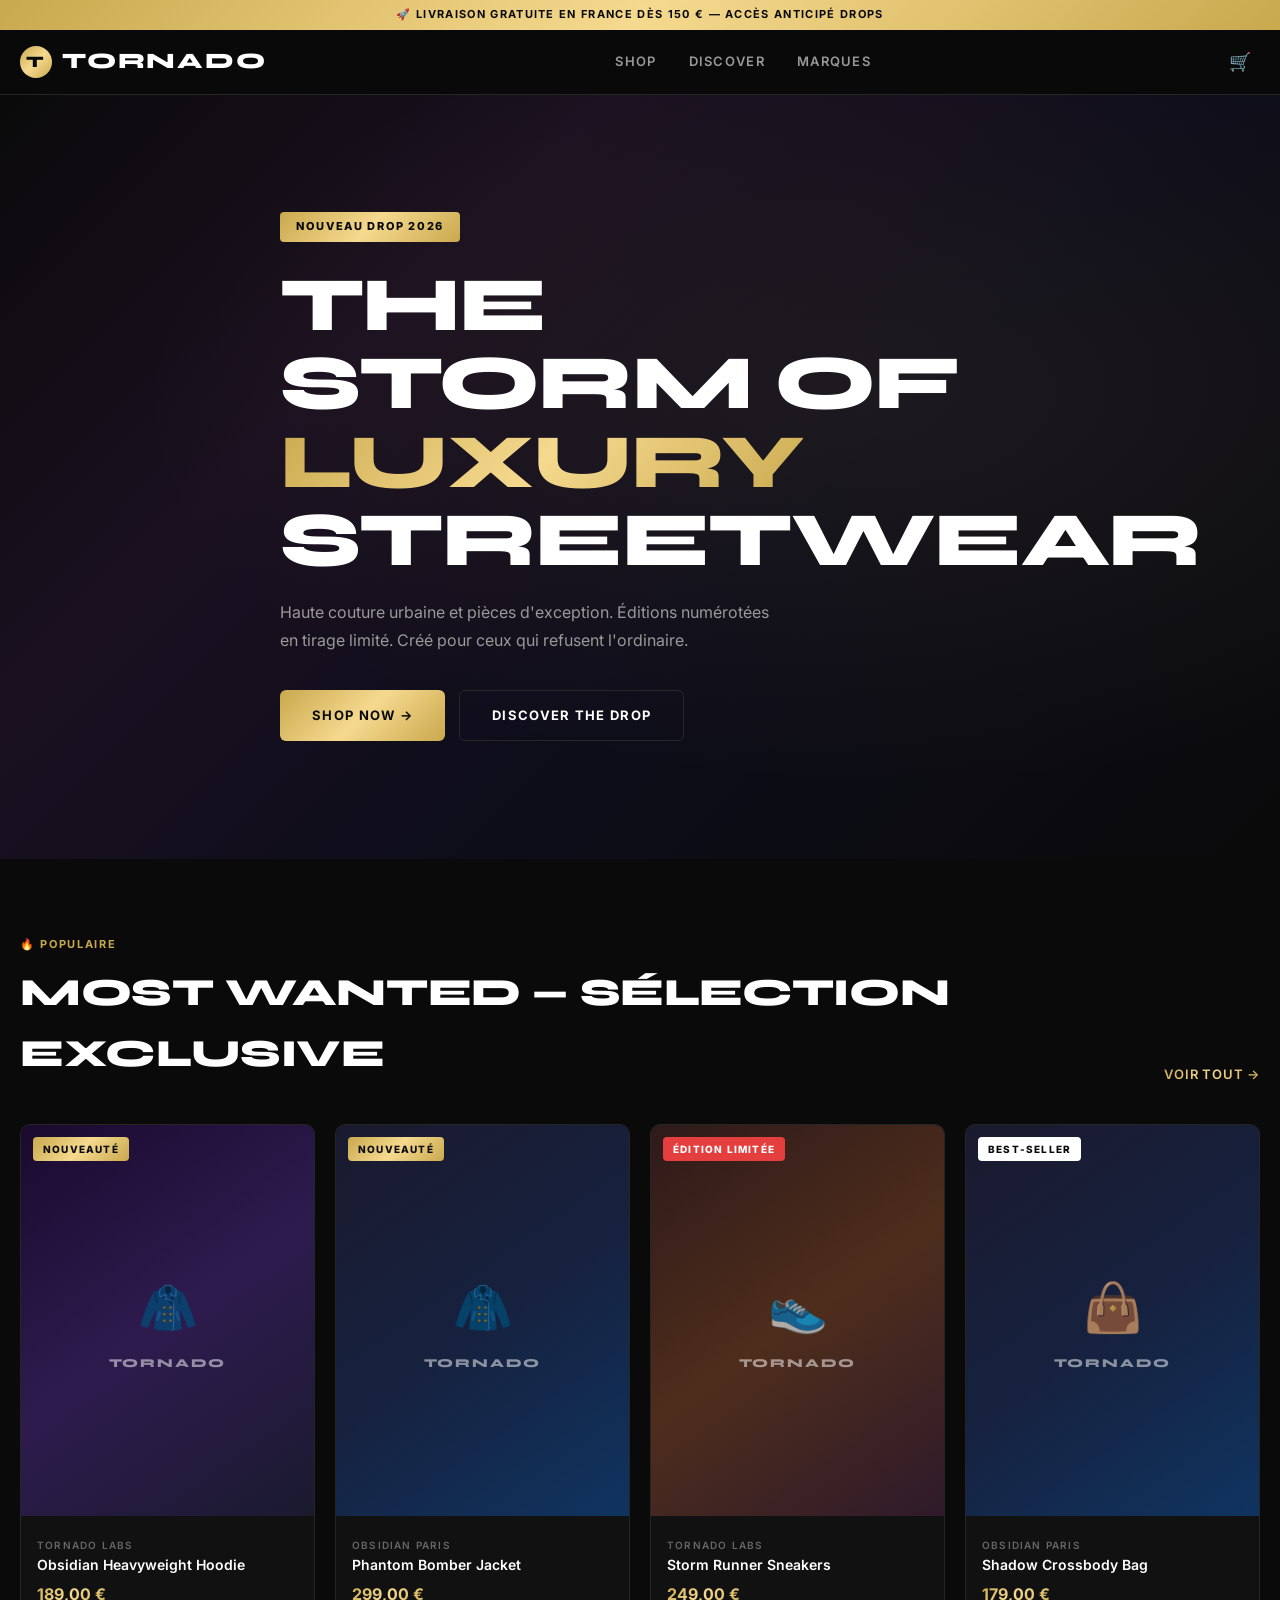
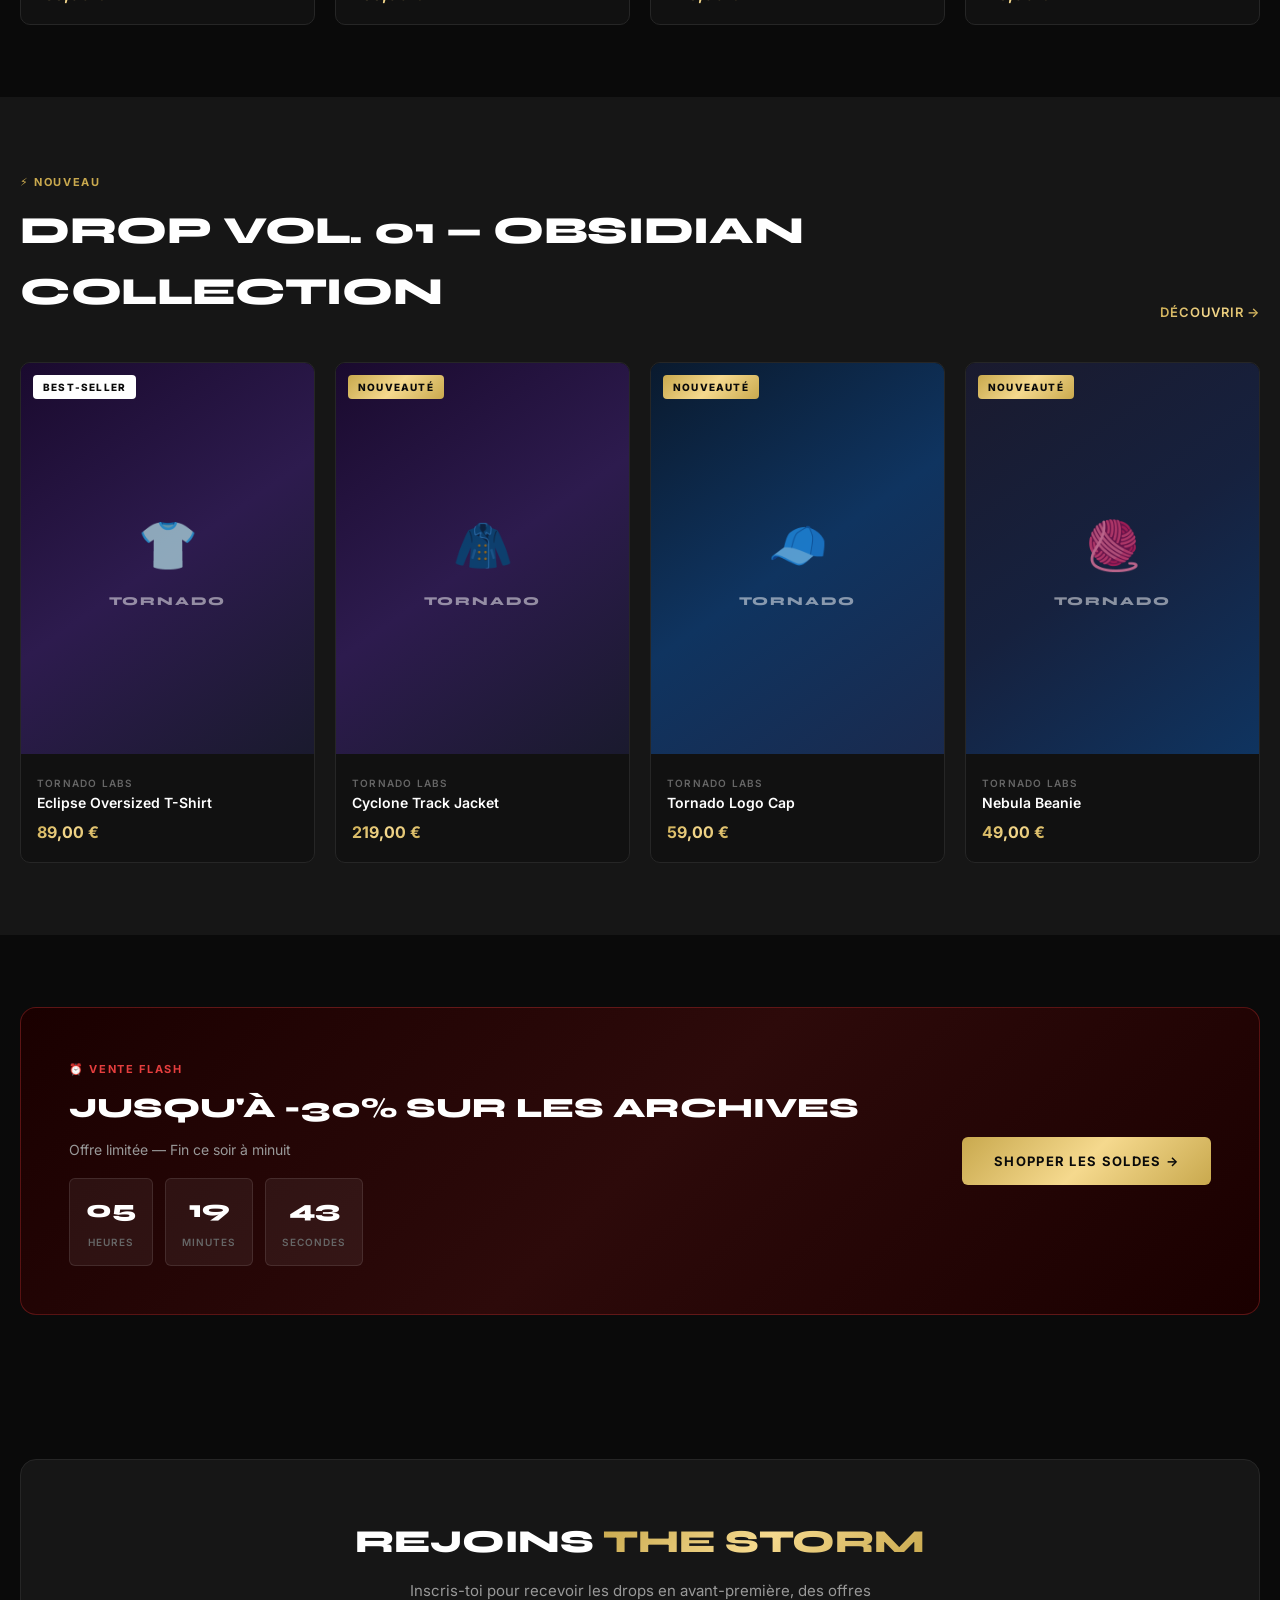
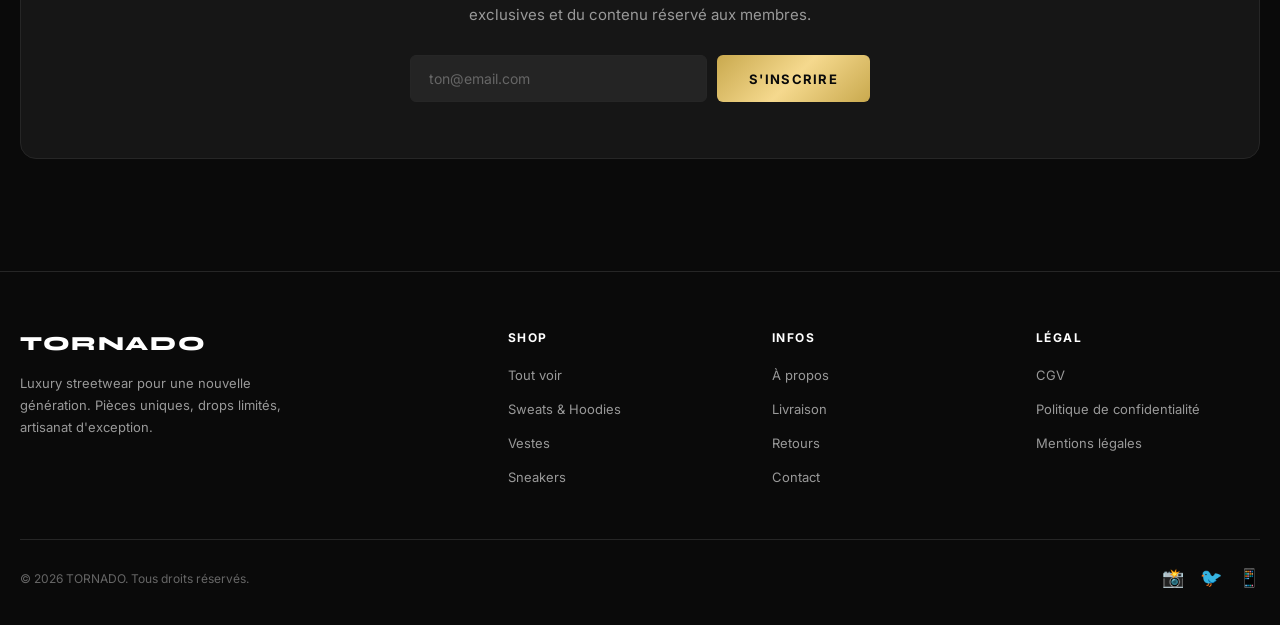
<file: index.html>
<!DOCTYPE html>
<html lang="fr">
<head>
  <meta charset="UTF-8">
  <meta name="viewport" content="width=device-width, initial-scale=1.0">
  <meta name="description" content="TORNADO — Haute couture urbaine et pièces d'exception. Éditions numérotées en tirage limité.">
  <title>TORNADO — Luxury Streetwear</title>
  <link rel="stylesheet" href="style.css">
  <link rel="icon" href="data:image/svg+xml,<svg xmlns='http://www.w3.org/2000/svg' viewBox='0 0 32 32'><circle cx='16' cy='16' r='15' fill='%23C9A94E'/><text x='16' y='22' text-anchor='middle' font-size='18' font-weight='bold' fill='%230A0A0A'>T</text></svg>">
</head>
<body>

  <!-- ========== HEADER ========== -->
  <header class="header">
    <div class="header__announce">
      🚀 LIVRAISON GRATUITE EN FRANCE DÈS 150 € — ACCÈS ANTICIPÉ DROPS
    </div>
    <div class="header__main container">
      <button class="header__burger" onclick="openMobileMenu()" aria-label="Menu">☰</button>
      <a href="index.html" class="header__logo">
        <span class="header__logo-icon">T</span>
        <span>TORNADO</span>
      </a>
      <nav class="header__nav">
        <a href="collection.html">SHOP</a>
        <a href="collection.html">DISCOVER</a>
        <a href="collection.html">MARQUES</a>
      </nav>
      <div class="header__actions">
        <button class="header__action-btn" data-cart-toggle aria-label="Panier">
          🛒
          <span class="header__cart-count">0</span>
        </button>
      </div>
    </div>
  </header>

  <!-- ========== HERO ========== -->
  <section class="hero">
    <div class="hero__bg"></div>
    <div class="hero__content container">
      <span class="hero__badge">NOUVEAU DROP 2026</span>
      <h1 class="hero__title">
        <span>THE STORM OF</span>
        <span><span class="gold-text">LUXURY</span> STREETWEAR</span>
      </h1>
      <p class="hero__sub">Haute couture urbaine et pièces d'exception. Éditions numérotées en tirage limité. Créé pour ceux qui refusent l'ordinaire.</p>
      <div class="hero__actions">
        <a href="collection.html" class="btn btn-primary">SHOP NOW →</a>
        <a href="collection.html" class="btn btn-secondary">DISCOVER THE DROP</a>
      </div>
    </div>
  </section>

  <!-- ========== MOST WANTED ========== -->
  <section class="section">
    <div class="container">
      <div class="section__header">
        <div>
          <span class="section__badge">🔥 POPULAIRE</span>
          <h2 class="section__title">MOST WANTED — SÉLECTION EXCLUSIVE</h2>
        </div>
        <a href="collection.html" class="section__link gold-text">VOIR TOUT →</a>
      </div>
      <div class="product-grid grid-most-wanted"></div>
    </div>
  </section>

  <!-- ========== NEW DROPS ========== -->
  <section class="section" style="background: var(--bg-surface);">
    <div class="container">
      <div class="section__header">
        <div>
          <span class="section__badge">⚡ NOUVEAU</span>
          <h2 class="section__title">DROP VOL. 01 — OBSIDIAN COLLECTION</h2>
        </div>
        <a href="collection.html" class="section__link gold-text">DÉCOUVRIR →</a>
      </div>
      <div class="product-grid grid-new-drops"></div>
    </div>
  </section>

  <!-- ========== FLASH SALE ========== -->
  <section class="section">
    <div class="container">
      <div class="flash-banner">
        <div class="flash-banner__info">
          <span class="section__badge" style="color: var(--red-sale);">⏰ VENTE FLASH</span>
          <h3>JUSQU'À -30% SUR LES ARCHIVES</h3>
          <p style="color: var(--text-secondary); font-size: 14px; margin-top: 8px;">Offre limitée — Fin ce soir à minuit</p>
          <div class="flash-banner__timer flash-timer">
            <div class="flash-banner__timer-block">
              <span class="flash-banner__timer-num" data-h>00</span>
              <span class="flash-banner__timer-label">Heures</span>
            </div>
            <div class="flash-banner__timer-block">
              <span class="flash-banner__timer-num" data-m>00</span>
              <span class="flash-banner__timer-label">Minutes</span>
            </div>
            <div class="flash-banner__timer-block">
              <span class="flash-banner__timer-num" data-s>00</span>
              <span class="flash-banner__timer-label">Secondes</span>
            </div>
          </div>
        </div>
        <a href="collection.html" class="btn btn-primary">SHOPPER LES SOLDES →</a>
      </div>
    </div>
  </section>

  <!-- ========== NEWSLETTER ========== -->
  <section class="section">
    <div class="container">
      <div class="newsletter">
        <h2 class="newsletter__title">REJOINS <span class="gold-text">THE STORM</span></h2>
        <p class="newsletter__sub">Inscris-toi pour recevoir les drops en avant-première, des offres exclusives et du contenu réservé aux membres.</p>
        <form class="newsletter__form" onsubmit="event.preventDefault(); showToast('Inscription confirmée ! Bienvenue dans The Storm 🌪️')">
          <input type="email" class="newsletter__input" placeholder="ton@email.com" required>
          <button type="submit" class="btn btn-primary">S'INSCRIRE</button>
        </form>
      </div>
    </div>
  </section>

  <!-- ========== FOOTER ========== -->
  <footer class="footer">
    <div class="container">
      <div class="footer__grid">
        <div>
          <div class="footer__brand-name">TORNADO</div>
          <p class="footer__brand-desc">Luxury streetwear pour une nouvelle génération. Pièces uniques, drops limités, artisanat d'exception.</p>
        </div>
        <div class="footer__col">
          <h4 class="footer__col-title">Shop</h4>
          <ul>
            <li><a href="collection.html">Tout voir</a></li>
            <li><a href="collection.html">Sweats & Hoodies</a></li>
            <li><a href="collection.html">Vestes</a></li>
            <li><a href="collection.html">Sneakers</a></li>
          </ul>
        </div>
        <div class="footer__col">
          <h4 class="footer__col-title">Infos</h4>
          <ul>
            <li><a href="#">À propos</a></li>
            <li><a href="#">Livraison</a></li>
            <li><a href="#">Retours</a></li>
            <li><a href="#">Contact</a></li>
          </ul>
        </div>
        <div class="footer__col">
          <h4 class="footer__col-title">Légal</h4>
          <ul>
            <li><a href="#">CGV</a></li>
            <li><a href="#">Politique de confidentialité</a></li>
            <li><a href="#">Mentions légales</a></li>
          </ul>
        </div>
      </div>
      <div class="footer__bottom">
        <span>© 2026 TORNADO. Tous droits réservés.</span>
        <div class="footer__socials">
          <a href="#">📸</a>
          <a href="#">🐦</a>
          <a href="#">📱</a>
        </div>
      </div>
    </div>
  </footer>

  <!-- ========== CART DRAWER ========== -->
  <div class="cart-overlay" onclick="closeCartDrawer()"></div>
  <aside class="cart-drawer">
    <div class="cart-drawer__header">
      <h3 class="cart-drawer__title">🛒 Mon Panier</h3>
      <button class="cart-drawer__close" onclick="closeCartDrawer()">✕</button>
    </div>
    <div class="cart-drawer__body">
      <div class="cart-drawer__empty">
        <div class="cart-drawer__empty-icon">🛒</div>
        <p>Votre panier est vide</p>
      </div>
    </div>
    <div class="cart-drawer__footer">
      <div class="shipping-progress">
        <span class="shipping-progress__text">Plus que 150,00 € pour la livraison gratuite</span>
        <div class="shipping-progress__bar"><div class="shipping-progress__fill" style="width:0%"></div></div>
      </div>
      <div class="cart-drawer__subtotal">
        <span>Sous-total</span>
        <span class="cart-drawer__subtotal-val gold-text">0,00 €</span>
      </div>
      <button class="btn btn-buy-now cart-drawer__checkout" onclick="showToast('Redirection vers le paiement sécurisé...')">⚡ PASSER COMMANDE</button>
      <p class="cart-drawer__shipping">Livraison estimée : 2-4 jours ouvrés</p>
    </div>
  </aside>

  <!-- ========== MOBILE MENU ========== -->
  <div class="mobile-menu-overlay" onclick="closeMobileMenu()"></div>
  <aside class="mobile-menu">
    <div class="mobile-menu__header">
      <span class="mobile-menu__brand">TORNADO</span>
      <button class="mobile-menu__close" onclick="closeMobileMenu()">✕</button>
    </div>
    <nav class="mobile-menu__nav">
      <a href="collection.html" class="mobile-menu__link">SHOP</a>
      <a href="collection.html" class="mobile-menu__sublink">— Sweats & Hoodies</a>
      <a href="collection.html" class="mobile-menu__sublink">— Vestes & Manteaux</a>
      <a href="collection.html" class="mobile-menu__sublink">— Sneakers</a>
      <a href="collection.html" class="mobile-menu__sublink">— Accessoires</a>
      <a href="collection.html" class="mobile-menu__link gold-text">DISCOVER DROPS</a>
      <a href="collection.html" class="mobile-menu__link">MARQUES</a>
    </nav>
  </aside>

  <script src="app.js"></script>
</body>
</html>
</file>
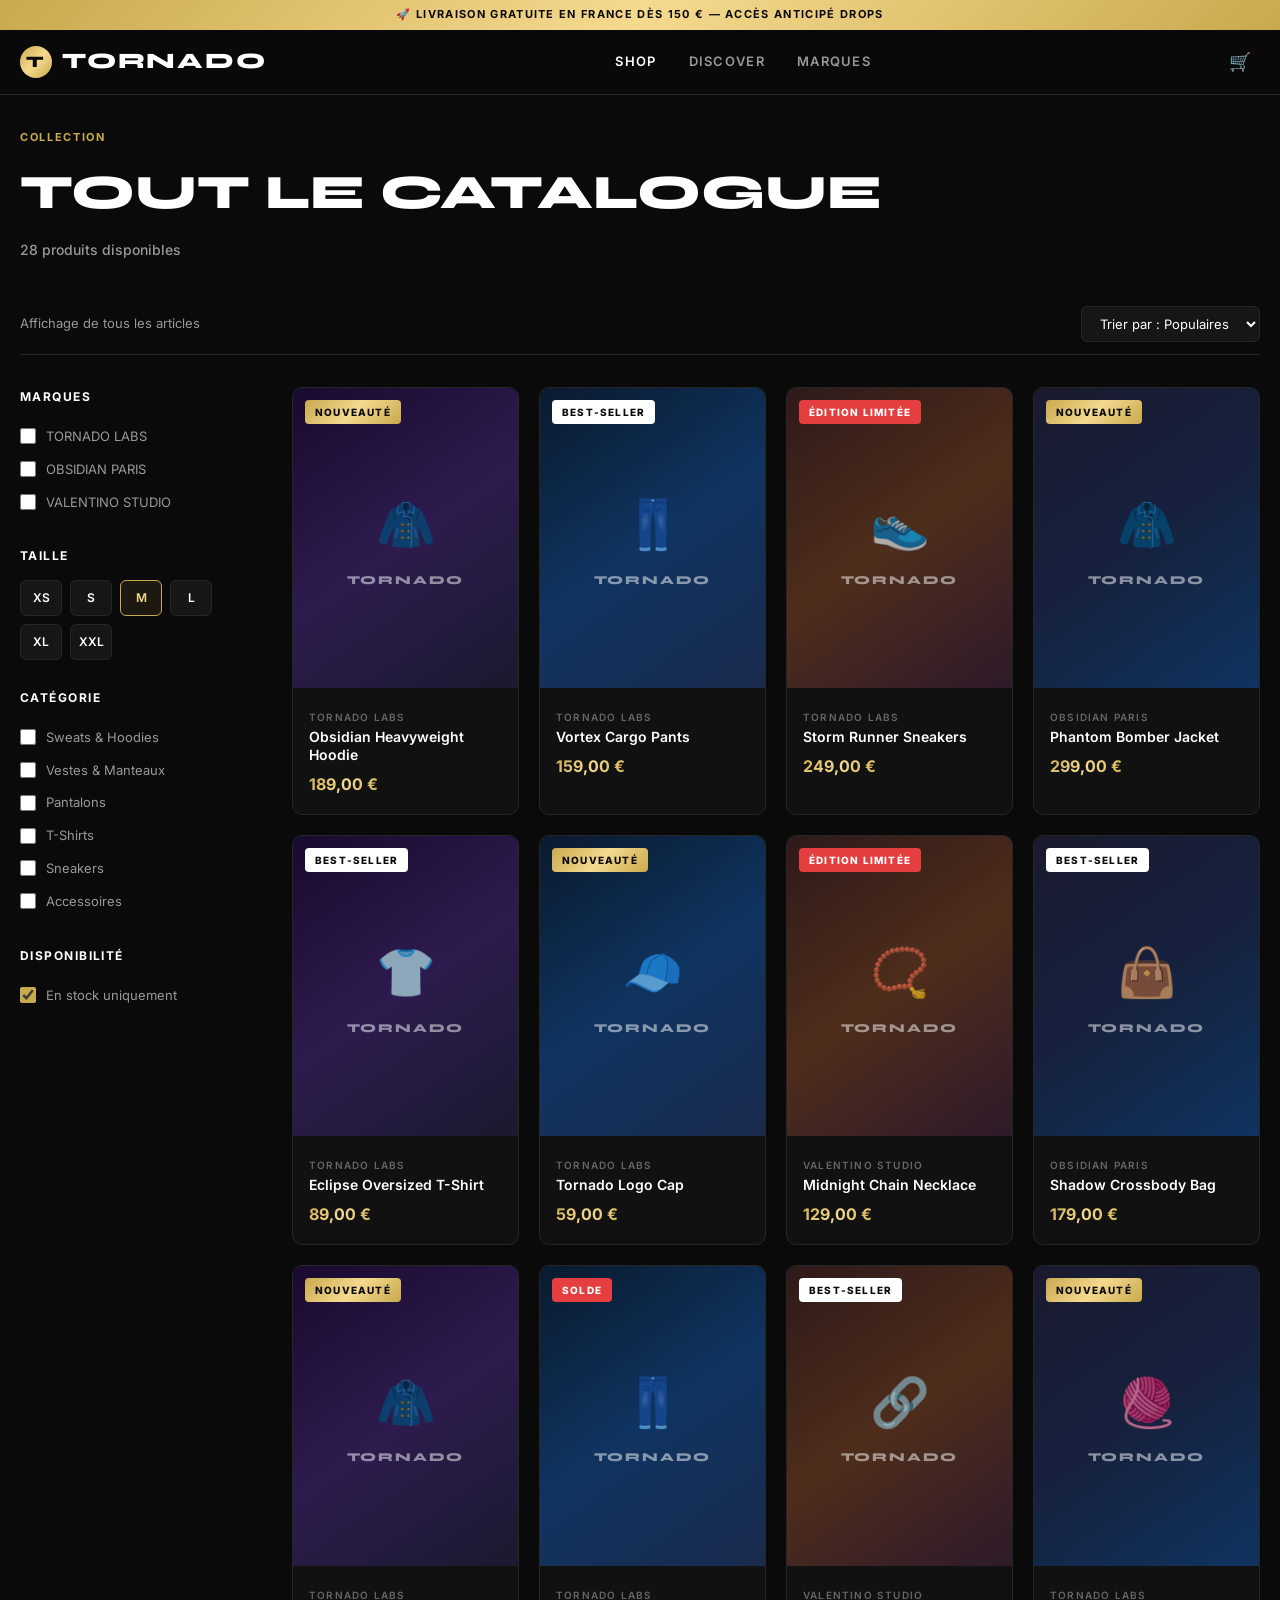
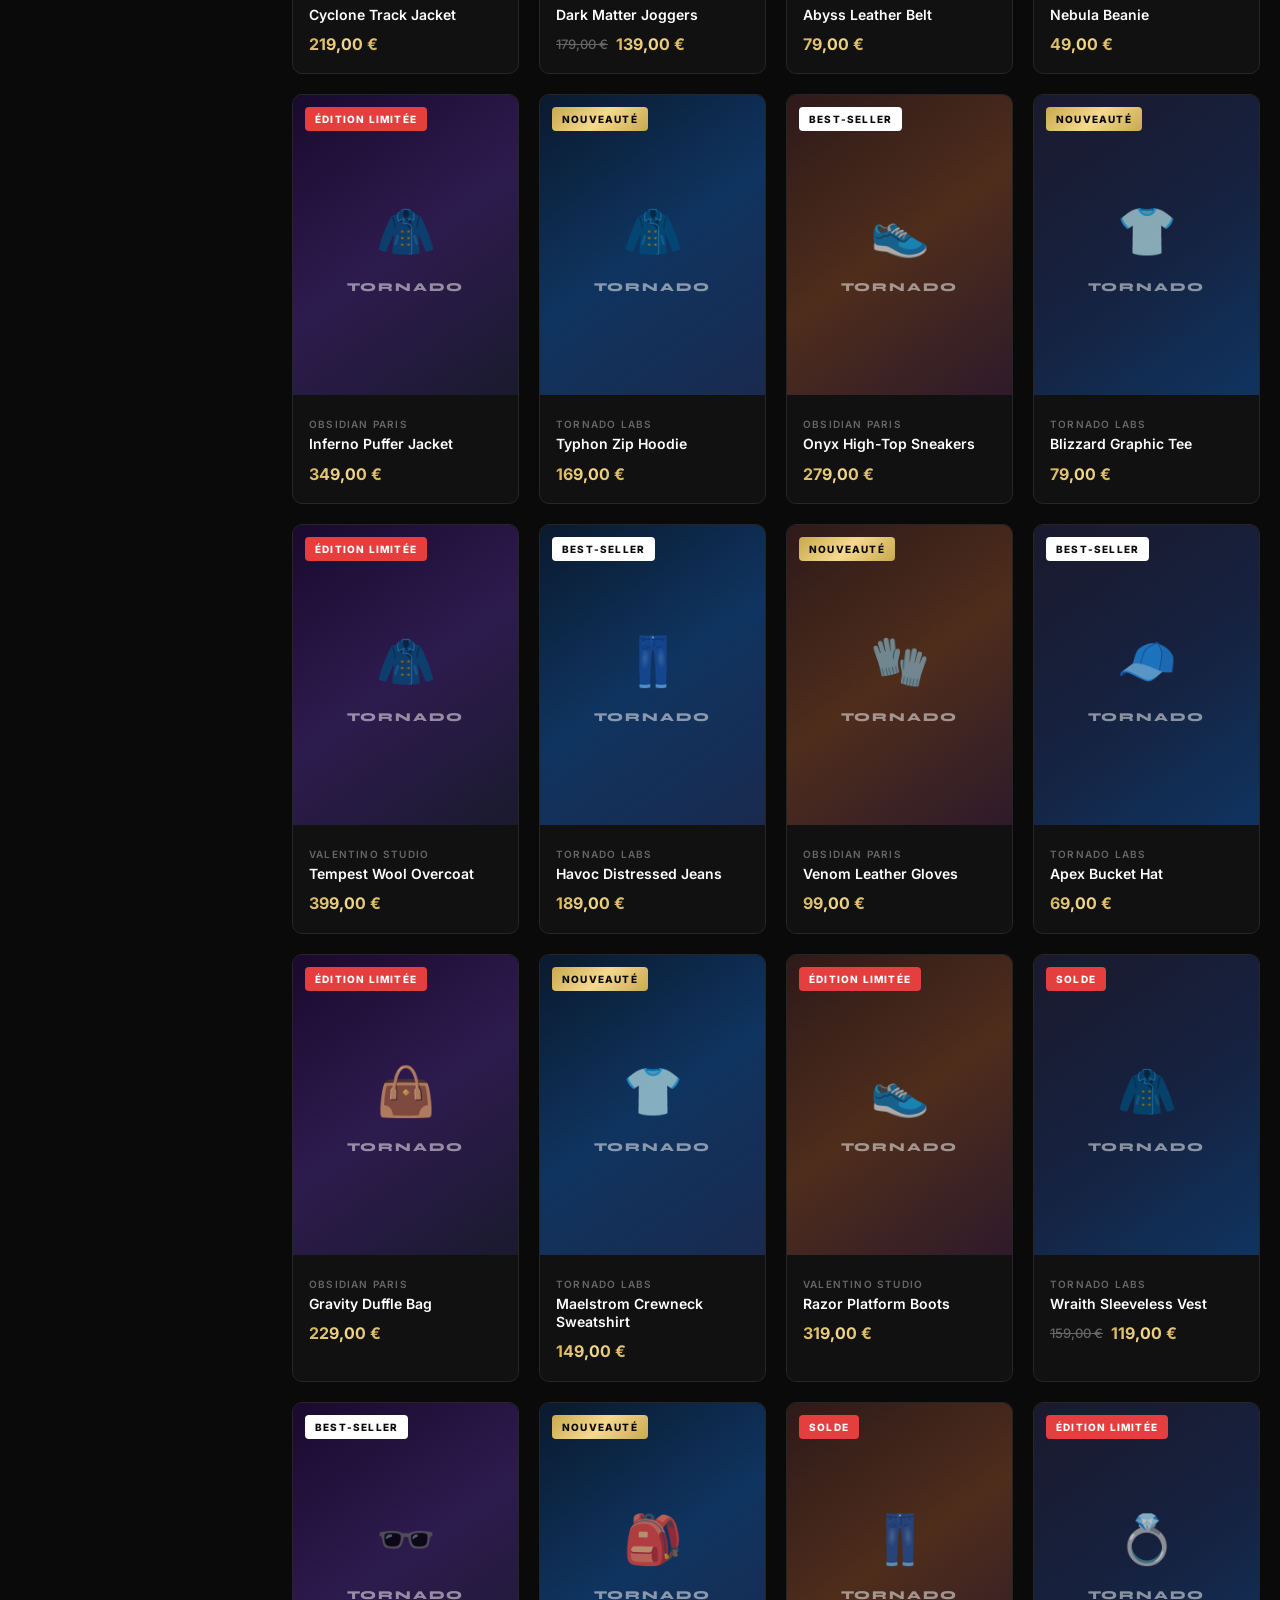
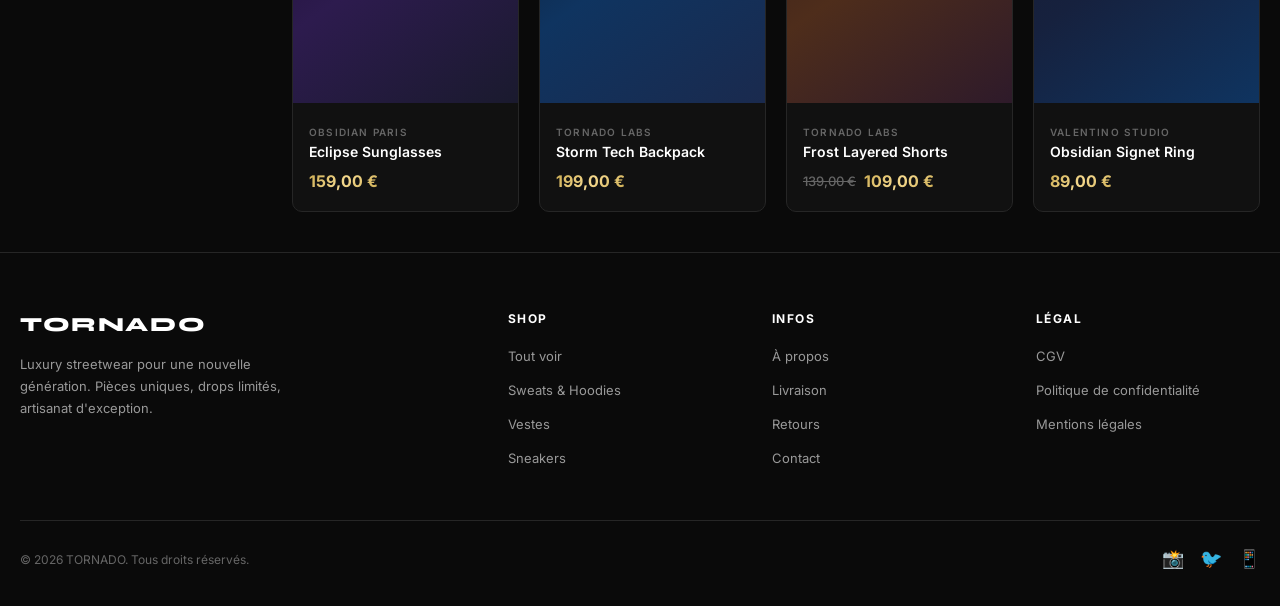
<file: collection.html>
<!DOCTYPE html>
<html lang="fr">
<head>
  <meta charset="UTF-8">
  <meta name="viewport" content="width=device-width, initial-scale=1.0">
  <meta name="description" content="TORNADO — Catalogue complet. Découvrez toutes nos pièces de luxury streetwear.">
  <title>Catalogue — TORNADO</title>
  <link rel="stylesheet" href="style.css">
  <link rel="icon" href="data:image/svg+xml,<svg xmlns='http://www.w3.org/2000/svg' viewBox='0 0 32 32'><circle cx='16' cy='16' r='15' fill='%23C9A94E'/><text x='16' y='22' text-anchor='middle' font-size='18' font-weight='bold' fill='%230A0A0A'>T</text></svg>">
</head>
<body>

  <!-- ========== HEADER ========== -->
  <header class="header">
    <div class="header__announce">
      🚀 LIVRAISON GRATUITE EN FRANCE DÈS 150 € — ACCÈS ANTICIPÉ DROPS
    </div>
    <div class="header__main container">
      <button class="header__burger" onclick="openMobileMenu()" aria-label="Menu">☰</button>
      <a href="index.html" class="header__logo">
        <span class="header__logo-icon">T</span>
        <span>TORNADO</span>
      </a>
      <nav class="header__nav">
        <a href="collection.html" class="active">SHOP</a>
        <a href="collection.html">DISCOVER</a>
        <a href="collection.html">MARQUES</a>
      </nav>
      <div class="header__actions">
        <button class="header__action-btn" data-cart-toggle aria-label="Panier">
          🛒
          <span class="header__cart-count">0</span>
        </button>
      </div>
    </div>
  </header>

  <!-- ========== PAGE HEADER ========== -->
  <div class="page-header">
    <div class="container">
      <span class="page-header__badge">COLLECTION</span>
      <h1 class="page-header__title">TOUT LE CATALOGUE</h1>
      <p class="page-header__count">28 produits disponibles</p>
    </div>
  </div>

  <!-- ========== COLLECTION LAYOUT ========== -->
  <div class="container">
    <div class="collection-toolbar">
      <span style="font-size:13px;color:var(--text-secondary)">Affichage de tous les articles</span>
      <div class="collection-toolbar__sort">
        <select>
          <option>Trier par : Populaires</option>
          <option>Prix croissant</option>
          <option>Prix décroissant</option>
          <option>Nouveautés</option>
        </select>
      </div>
    </div>

    <div class="collection-layout">
      <!-- Sidebar Filters -->
      <aside class="sidebar">
        <div class="filter-group">
          <h3 class="filter-group__title">MARQUES</h3>
          <label><input type="checkbox"> TORNADO LABS</label>
          <label><input type="checkbox"> OBSIDIAN PARIS</label>
          <label><input type="checkbox"> VALENTINO STUDIO</label>
        </div>
        <div class="filter-group">
          <h3 class="filter-group__title">TAILLE</h3>
          <div class="size-chips">
            <span class="size-chip">XS</span>
            <span class="size-chip">S</span>
            <span class="size-chip active">M</span>
            <span class="size-chip">L</span>
            <span class="size-chip">XL</span>
            <span class="size-chip">XXL</span>
          </div>
        </div>
        <div class="filter-group">
          <h3 class="filter-group__title">CATÉGORIE</h3>
          <label><input type="checkbox"> Sweats & Hoodies</label>
          <label><input type="checkbox"> Vestes & Manteaux</label>
          <label><input type="checkbox"> Pantalons</label>
          <label><input type="checkbox"> T-Shirts</label>
          <label><input type="checkbox"> Sneakers</label>
          <label><input type="checkbox"> Accessoires</label>
        </div>
        <div class="filter-group">
          <h3 class="filter-group__title">DISPONIBILITÉ</h3>
          <label><input type="checkbox" checked> En stock uniquement</label>
        </div>
      </aside>

      <!-- Product Grid -->
      <div class="product-grid collection-grid"></div>
    </div>
  </div>

  <!-- ========== FOOTER ========== -->
  <footer class="footer">
    <div class="container">
      <div class="footer__grid">
        <div>
          <div class="footer__brand-name">TORNADO</div>
          <p class="footer__brand-desc">Luxury streetwear pour une nouvelle génération. Pièces uniques, drops limités, artisanat d'exception.</p>
        </div>
        <div class="footer__col">
          <h4 class="footer__col-title">Shop</h4>
          <ul>
            <li><a href="collection.html">Tout voir</a></li>
            <li><a href="collection.html">Sweats & Hoodies</a></li>
            <li><a href="collection.html">Vestes</a></li>
            <li><a href="collection.html">Sneakers</a></li>
          </ul>
        </div>
        <div class="footer__col">
          <h4 class="footer__col-title">Infos</h4>
          <ul>
            <li><a href="#">À propos</a></li>
            <li><a href="#">Livraison</a></li>
            <li><a href="#">Retours</a></li>
            <li><a href="#">Contact</a></li>
          </ul>
        </div>
        <div class="footer__col">
          <h4 class="footer__col-title">Légal</h4>
          <ul>
            <li><a href="#">CGV</a></li>
            <li><a href="#">Politique de confidentialité</a></li>
            <li><a href="#">Mentions légales</a></li>
          </ul>
        </div>
      </div>
      <div class="footer__bottom">
        <span>© 2026 TORNADO. Tous droits réservés.</span>
        <div class="footer__socials">
          <a href="#">📸</a>
          <a href="#">🐦</a>
          <a href="#">📱</a>
        </div>
      </div>
    </div>
  </footer>

  <!-- ========== CART DRAWER ========== -->
  <div class="cart-overlay" onclick="closeCartDrawer()"></div>
  <aside class="cart-drawer">
    <div class="cart-drawer__header">
      <h3 class="cart-drawer__title">🛒 Mon Panier</h3>
      <button class="cart-drawer__close" onclick="closeCartDrawer()">✕</button>
    </div>
    <div class="cart-drawer__body">
      <div class="cart-drawer__empty">
        <div class="cart-drawer__empty-icon">🛒</div>
        <p>Votre panier est vide</p>
      </div>
    </div>
    <div class="cart-drawer__footer">
      <div class="shipping-progress">
        <span class="shipping-progress__text">Plus que 150,00 € pour la livraison gratuite</span>
        <div class="shipping-progress__bar"><div class="shipping-progress__fill" style="width:0%"></div></div>
      </div>
      <div class="cart-drawer__subtotal">
        <span>Sous-total</span>
        <span class="cart-drawer__subtotal-val gold-text">0,00 €</span>
      </div>
      <button class="btn btn-buy-now cart-drawer__checkout" onclick="showToast('Redirection vers le paiement sécurisé...')">⚡ PASSER COMMANDE</button>
      <p class="cart-drawer__shipping">Livraison estimée : 2-4 jours ouvrés</p>
    </div>
  </aside>

  <!-- ========== MOBILE MENU ========== -->
  <div class="mobile-menu-overlay" onclick="closeMobileMenu()"></div>
  <aside class="mobile-menu">
    <div class="mobile-menu__header">
      <span class="mobile-menu__brand">TORNADO</span>
      <button class="mobile-menu__close" onclick="closeMobileMenu()">✕</button>
    </div>
    <nav class="mobile-menu__nav">
      <a href="collection.html" class="mobile-menu__link">SHOP</a>
      <a href="collection.html" class="mobile-menu__sublink">— Sweats & Hoodies</a>
      <a href="collection.html" class="mobile-menu__sublink">— Vestes & Manteaux</a>
      <a href="collection.html" class="mobile-menu__sublink">— Sneakers</a>
      <a href="collection.html" class="mobile-menu__sublink">— Accessoires</a>
      <a href="collection.html" class="mobile-menu__link gold-text">DISCOVER DROPS</a>
      <a href="collection.html" class="mobile-menu__link">MARQUES</a>
    </nav>
  </aside>

  <script src="app.js"></script>
</body>
</html>
</file>
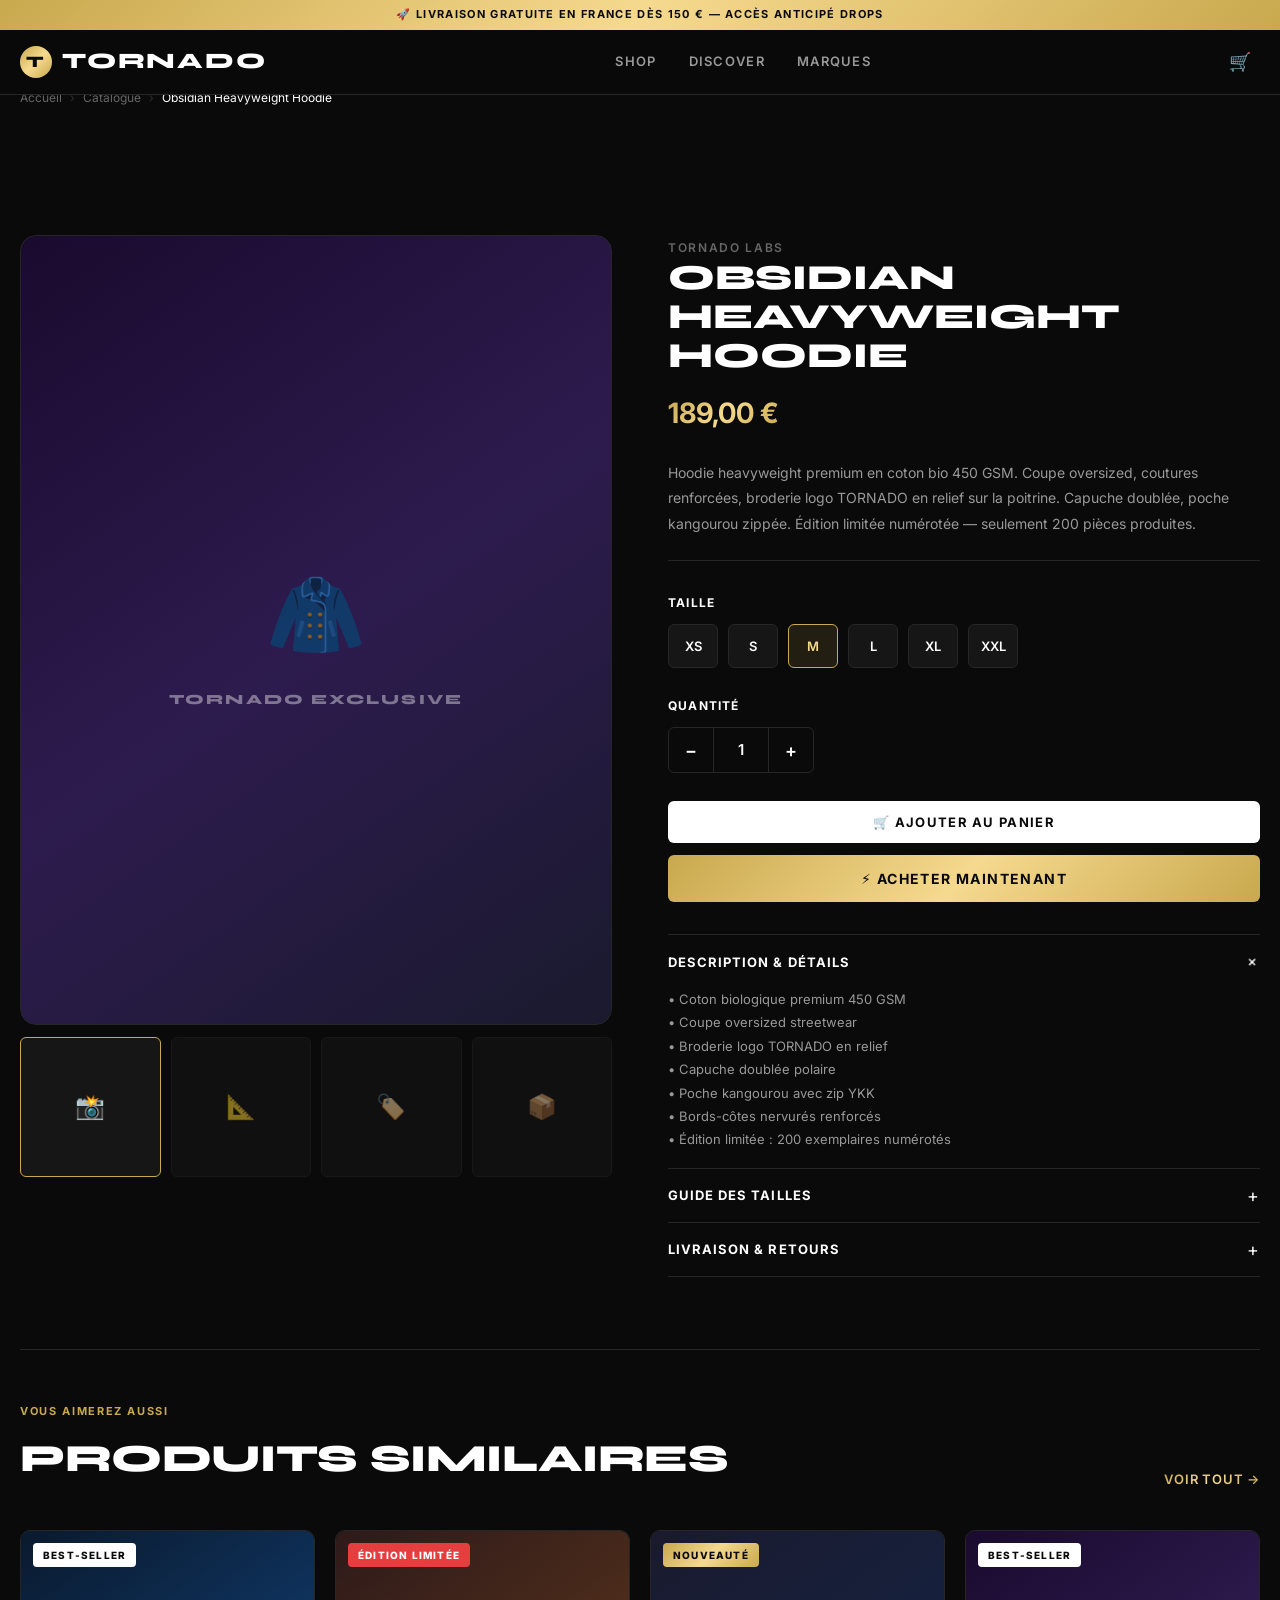
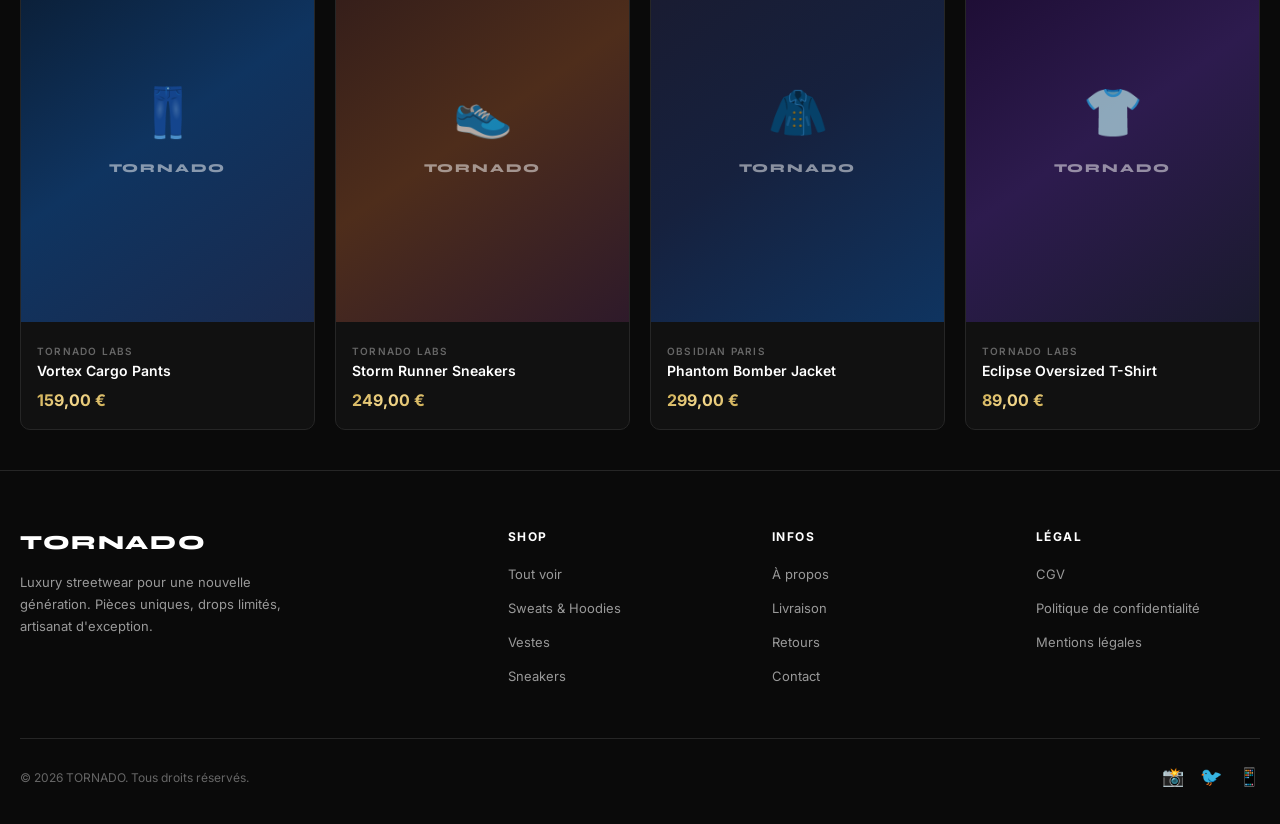
<file: product.html>
<!DOCTYPE html>
<html lang="fr">
<head>
  <meta charset="UTF-8">
  <meta name="viewport" content="width=device-width, initial-scale=1.0">
  <meta name="description" content="TORNADO — Fiche produit. Pièce d'exception en édition limitée.">
  <title>Produit — TORNADO</title>
  <link rel="stylesheet" href="style.css">
  <link rel="icon" href="data:image/svg+xml,<svg xmlns='http://www.w3.org/2000/svg' viewBox='0 0 32 32'><circle cx='16' cy='16' r='15' fill='%23C9A94E'/><text x='16' y='22' text-anchor='middle' font-size='18' font-weight='bold' fill='%230A0A0A'>T</text></svg>">
</head>
<body>

  <!-- ========== HEADER ========== -->
  <header class="header">
    <div class="header__announce">
      🚀 LIVRAISON GRATUITE EN FRANCE DÈS 150 € — ACCÈS ANTICIPÉ DROPS
    </div>
    <div class="header__main container">
      <button class="header__burger" onclick="openMobileMenu()" aria-label="Menu">☰</button>
      <a href="index.html" class="header__logo">
        <span class="header__logo-icon">T</span>
        <span>TORNADO</span>
      </a>
      <nav class="header__nav">
        <a href="collection.html">SHOP</a>
        <a href="collection.html">DISCOVER</a>
        <a href="collection.html">MARQUES</a>
      </nav>
      <div class="header__actions">
        <button class="header__action-btn" data-cart-toggle aria-label="Panier">
          🛒
          <span class="header__cart-count">0</span>
        </button>
      </div>
    </div>
  </header>

  <!-- ========== BREADCRUMB ========== -->
  <div class="container">
    <div class="breadcrumb">
      <a href="index.html">Accueil</a>
      <span class="breadcrumb__sep">›</span>
      <a href="collection.html">Catalogue</a>
      <span class="breadcrumb__sep">›</span>
      <span class="breadcrumb__product" style="color:var(--text-primary)">Produit</span>
    </div>
  </div>

  <!-- ========== PRODUCT DETAIL ========== -->
  <section class="product-page">
    <div class="container">
      <div class="product-detail">
        <!-- Gallery -->
        <div class="product-gallery">
          <div class="product-gallery__main">
            <span class="product-gallery__main-icon">🧥</span>
            <span style="font-family:var(--font-display);font-size:14px;font-weight:800;letter-spacing:0.15em;color:rgba(255,255,255,0.4);text-transform:uppercase">TORNADO EXCLUSIVE</span>
          </div>
          <div class="product-gallery__thumbs">
            <div class="product-gallery__thumb active">📸</div>
            <div class="product-gallery__thumb">📐</div>
            <div class="product-gallery__thumb">🏷️</div>
            <div class="product-gallery__thumb">📦</div>
          </div>
        </div>

        <!-- Info -->
        <div class="product-info">
          <span class="product-info__brand">TORNADO LABS</span>
          <h1 class="product-info__name">Obsidian Heavyweight Hoodie</h1>
          <div class="product-info__price">
            <span class="gold-text">189,00 €</span>
          </div>
          <p class="product-info__desc">
            Hoodie heavyweight premium en coton bio 450 GSM. Coupe oversized, coutures renforcées, broderie logo TORNADO en relief sur la poitrine. Capuche doublée, poche kangourou zippée. Édition limitée numérotée — seulement 200 pièces produites.
          </p>

          <!-- Size Selector -->
          <div class="product-info__label">TAILLE</div>
          <div class="product-sizes">
            <button class="product-size">XS</button>
            <button class="product-size">S</button>
            <button class="product-size active">M</button>
            <button class="product-size">L</button>
            <button class="product-size">XL</button>
            <button class="product-size">XXL</button>
          </div>

          <!-- Quantity -->
          <div class="product-info__label">QUANTITÉ</div>
          <div class="product-qty">
            <button class="qty-minus">−</button>
            <span class="product-qty__val">1</span>
            <button class="qty-plus">+</button>
          </div>

          <!-- Action Buttons -->
          <div class="product-actions">
            <button class="btn btn-add-cart">🛒 AJOUTER AU PANIER</button>
            <button class="btn btn-buy-now">⚡ ACHETER MAINTENANT</button>
          </div>

          <!-- Accordion Details -->
          <div class="product-details-accordion">
            <div class="accordion-item open">
              <button class="accordion-header">Description & Détails</button>
              <div class="accordion-body">
                <div class="accordion-body__inner">
                  <p>• Coton biologique premium 450 GSM</p>
                  <p>• Coupe oversized streetwear</p>
                  <p>• Broderie logo TORNADO en relief</p>
                  <p>• Capuche doublée polaire</p>
                  <p>• Poche kangourou avec zip YKK</p>
                  <p>• Bords-côtes nervurés renforcés</p>
                  <p>• Édition limitée : 200 exemplaires numérotés</p>
                </div>
              </div>
            </div>
            <div class="accordion-item">
              <button class="accordion-header">Guide des Tailles</button>
              <div class="accordion-body">
                <div class="accordion-body__inner">
                  <p>XS : Poitrine 96cm — Longueur 68cm</p>
                  <p>S : Poitrine 102cm — Longueur 70cm</p>
                  <p>M : Poitrine 108cm — Longueur 72cm</p>
                  <p>L : Poitrine 114cm — Longueur 74cm</p>
                  <p>XL : Poitrine 120cm — Longueur 76cm</p>
                  <p>XXL : Poitrine 126cm — Longueur 78cm</p>
                </div>
              </div>
            </div>
            <div class="accordion-item">
              <button class="accordion-header">Livraison & Retours</button>
              <div class="accordion-body">
                <div class="accordion-body__inner">
                  <p>🚚 Livraison gratuite en France dès 150 €</p>
                  <p>📦 Expédition sous 24-48h ouvrées</p>
                  <p>🔄 Retours gratuits sous 30 jours</p>
                  <p>🌍 Livraison internationale disponible</p>
                </div>
              </div>
            </div>
          </div>
        </div>
      </div>

      <!-- Related Products -->
      <div class="related-section">
        <div class="section__header">
          <div>
            <span class="section__badge">VOUS AIMEREZ AUSSI</span>
            <h2 class="section__title">PRODUITS SIMILAIRES</h2>
          </div>
          <a href="collection.html" class="section__link gold-text">VOIR TOUT →</a>
        </div>
        <div class="product-grid related-grid"></div>
      </div>
    </div>
  </section>

  <!-- ========== FOOTER ========== -->
  <footer class="footer">
    <div class="container">
      <div class="footer__grid">
        <div>
          <div class="footer__brand-name">TORNADO</div>
          <p class="footer__brand-desc">Luxury streetwear pour une nouvelle génération. Pièces uniques, drops limités, artisanat d'exception.</p>
        </div>
        <div class="footer__col">
          <h4 class="footer__col-title">Shop</h4>
          <ul>
            <li><a href="collection.html">Tout voir</a></li>
            <li><a href="collection.html">Sweats & Hoodies</a></li>
            <li><a href="collection.html">Vestes</a></li>
            <li><a href="collection.html">Sneakers</a></li>
          </ul>
        </div>
        <div class="footer__col">
          <h4 class="footer__col-title">Infos</h4>
          <ul>
            <li><a href="#">À propos</a></li>
            <li><a href="#">Livraison</a></li>
            <li><a href="#">Retours</a></li>
            <li><a href="#">Contact</a></li>
          </ul>
        </div>
        <div class="footer__col">
          <h4 class="footer__col-title">Légal</h4>
          <ul>
            <li><a href="#">CGV</a></li>
            <li><a href="#">Politique de confidentialité</a></li>
            <li><a href="#">Mentions légales</a></li>
          </ul>
        </div>
      </div>
      <div class="footer__bottom">
        <span>© 2026 TORNADO. Tous droits réservés.</span>
        <div class="footer__socials">
          <a href="#">📸</a>
          <a href="#">🐦</a>
          <a href="#">📱</a>
        </div>
      </div>
    </div>
  </footer>

  <!-- ========== CART DRAWER ========== -->
  <div class="cart-overlay" onclick="closeCartDrawer()"></div>
  <aside class="cart-drawer">
    <div class="cart-drawer__header">
      <h3 class="cart-drawer__title">🛒 Mon Panier</h3>
      <button class="cart-drawer__close" onclick="closeCartDrawer()">✕</button>
    </div>
    <div class="cart-drawer__body">
      <div class="cart-drawer__empty">
        <div class="cart-drawer__empty-icon">🛒</div>
        <p>Votre panier est vide</p>
      </div>
    </div>
    <div class="cart-drawer__footer">
      <div class="shipping-progress">
        <span class="shipping-progress__text">Plus que 150,00 € pour la livraison gratuite</span>
        <div class="shipping-progress__bar"><div class="shipping-progress__fill" style="width:0%"></div></div>
      </div>
      <div class="cart-drawer__subtotal">
        <span>Sous-total</span>
        <span class="cart-drawer__subtotal-val gold-text">0,00 €</span>
      </div>
      <button class="btn btn-buy-now cart-drawer__checkout" onclick="showToast('Redirection vers le paiement sécurisé...')">⚡ PASSER COMMANDE</button>
      <p class="cart-drawer__shipping">Livraison estimée : 2-4 jours ouvrés</p>
    </div>
  </aside>

  <!-- ========== MOBILE MENU ========== -->
  <div class="mobile-menu-overlay" onclick="closeMobileMenu()"></div>
  <aside class="mobile-menu">
    <div class="mobile-menu__header">
      <span class="mobile-menu__brand">TORNADO</span>
      <button class="mobile-menu__close" onclick="closeMobileMenu()">✕</button>
    </div>
    <nav class="mobile-menu__nav">
      <a href="collection.html" class="mobile-menu__link">SHOP</a>
      <a href="collection.html" class="mobile-menu__sublink">— Sweats & Hoodies</a>
      <a href="collection.html" class="mobile-menu__sublink">— Vestes & Manteaux</a>
      <a href="collection.html" class="mobile-menu__sublink">— Sneakers</a>
      <a href="collection.html" class="mobile-menu__sublink">— Accessoires</a>
      <a href="collection.html" class="mobile-menu__link gold-text">DISCOVER DROPS</a>
      <a href="collection.html" class="mobile-menu__link">MARQUES</a>
    </nav>
  </aside>

  <script src="app.js"></script>
</body>
</html>
</file>
<file: style.css>
/* ============================================================
   TORNADO LUXURY STREETWEAR — COMPLETE THEME CSS
   ============================================================ */

@import url('https://fonts.googleapis.com/css2?family=Inter:wght@300;400;500;600;700&family=Syne:wght@700;800;900&display=swap');

:root {
  --bg-main: #0A0A0A;
  --bg-card: #111111;
  --bg-card-hover: #1A1A1A;
  --bg-surface: #161616;
  --border-subtle: #262626;
  --border-hover: #3A3A3A;
  --text-primary: #FFFFFF;
  --text-secondary: #999999;
  --text-muted: #666666;
  --gold-start: #C9A94E;
  --gold-mid: #F5D98E;
  --gold-end: #C9A94E;
  --gold-gradient: linear-gradient(135deg, #C9A94E, #F5D98E, #C9A94E);
  --red-sale: #E53E3E;
  --green-stock: #38A169;
  --font-body: 'Inter', system-ui, -apple-system, sans-serif;
  --font-display: 'Syne', sans-serif;
  --radius-sm: 6px;
  --radius-md: 10px;
  --radius-lg: 16px;
  --transition: 250ms cubic-bezier(.4,0,.2,1);
  --header-h: 64px;
}

*, *::before, *::after { box-sizing: border-box; margin: 0; padding: 0; }

html { scroll-behavior: smooth; }

body {
  background: var(--bg-main);
  color: var(--text-primary);
  font-family: var(--font-body);
  font-size: 15px;
  line-height: 1.6;
  overflow-x: hidden;
  -webkit-font-smoothing: antialiased;
}

a { color: inherit; text-decoration: none; }
img { max-width: 100%; height: auto; display: block; }
button { cursor: pointer; border: none; background: none; color: inherit; font-family: inherit; }
ul { list-style: none; }

.container { width: 100%; max-width: 1320px; margin: 0 auto; padding: 0 20px; }
.sr-only { position: absolute; width: 1px; height: 1px; overflow: hidden; clip: rect(0,0,0,0); }

.gold-text {
  background: var(--gold-gradient);
  -webkit-background-clip: text;
  -webkit-text-fill-color: transparent;
  background-clip: text;
}

/* ============================================================
   HEADER
   ============================================================ */
.header {
  position: fixed; top: 0; left: 0; right: 0;
  z-index: 1000;
  background: rgba(10,10,10,0.85);
  backdrop-filter: blur(20px);
  -webkit-backdrop-filter: blur(20px);
  border-bottom: 1px solid var(--border-subtle);
}

.header__announce {
  background: var(--gold-gradient);
  color: #0A0A0A;
  text-align: center;
  font-size: 11px;
  font-weight: 700;
  letter-spacing: 0.12em;
  padding: 6px 16px;
  text-transform: uppercase;
}

.header__main {
  display: flex;
  align-items: center;
  justify-content: space-between;
  height: var(--header-h);
}

.header__logo {
  display: flex; align-items: center; gap: 10px;
  font-family: var(--font-display);
  font-weight: 900; font-size: 22px;
  letter-spacing: 0.08em;
  text-transform: uppercase;
}

.header__logo-icon {
  width: 32px; height: 32px;
  background: var(--gold-gradient);
  border-radius: 50%;
  display: flex; align-items: center; justify-content: center;
  font-size: 16px; color: #0A0A0A; font-weight: 900;
  animation: spin-slow 8s linear infinite;
}

@keyframes spin-slow { to { transform: rotate(360deg); } }

.header__nav { display: flex; gap: 32px; }

.header__nav a {
  font-size: 13px; font-weight: 600;
  letter-spacing: 0.1em; text-transform: uppercase;
  color: var(--text-secondary);
  transition: color var(--transition);
  position: relative;
}

.header__nav a:hover, .header__nav a.active { color: var(--text-primary); }

.header__nav a::after {
  content: ''; position: absolute; bottom: -4px; left: 0;
  width: 0; height: 2px;
  background: var(--gold-gradient);
  transition: width var(--transition);
}
.header__nav a:hover::after { width: 100%; }

.header__actions { display: flex; align-items: center; gap: 16px; }

.header__action-btn {
  width: 40px; height: 40px;
  display: flex; align-items: center; justify-content: center;
  border-radius: 50%;
  transition: background var(--transition);
  font-size: 18px;
  position: relative;
}
.header__action-btn:hover { background: rgba(255,255,255,0.08); }

.header__cart-count {
  position: absolute; top: 2px; right: 2px;
  background: var(--gold-gradient);
  color: #0A0A0A;
  font-size: 10px; font-weight: 800;
  width: 18px; height: 18px;
  border-radius: 50%;
  display: flex; align-items: center; justify-content: center;
  transform: scale(0);
  transition: transform var(--transition);
}
.header__cart-count.visible { transform: scale(1); }

.header__burger {
  display: none;
  width: 40px; height: 40px;
  align-items: center; justify-content: center;
  font-size: 22px;
}

/* ============================================================
   HERO
   ============================================================ */
.hero {
  position: relative;
  min-height: 85vh;
  display: flex; align-items: center;
  overflow: hidden;
  margin-top: calc(var(--header-h) + 30px);
}

.hero__bg {
  position: absolute; inset: 0;
  background: linear-gradient(135deg, #0A0A0A 0%, #1a1020 30%, #0d0d1a 60%, #0A0A0A 100%);
}

.hero__bg::after {
  content: ''; position: absolute; inset: 0;
  background: radial-gradient(ellipse at 70% 40%, rgba(201,169,78,0.08) 0%, transparent 60%);
}

.hero__content {
  position: relative; z-index: 2;
  max-width: 720px;
  padding: 60px 0;
}

.hero__badge {
  display: inline-block;
  background: var(--gold-gradient);
  color: #0A0A0A;
  font-size: 11px; font-weight: 800;
  letter-spacing: 0.15em;
  padding: 6px 16px;
  border-radius: 4px;
  margin-bottom: 24px;
  text-transform: uppercase;
}

.hero__title {
  font-family: var(--font-display);
  font-size: clamp(2.8rem, 6vw, 5rem);
  font-weight: 900;
  line-height: 1.02;
  letter-spacing: -0.02em;
  text-transform: uppercase;
  margin-bottom: 20px;
}

.hero__title span { display: block; }
.hero__title .gold-text { display: inline; }

.hero__sub {
  font-size: 16px;
  color: var(--text-secondary);
  max-width: 500px;
  margin-bottom: 36px;
  line-height: 1.7;
}

.hero__actions { display: flex; gap: 14px; flex-wrap: wrap; }

/* ============================================================
   BUTTONS
   ============================================================ */
.btn {
  display: inline-flex; align-items: center; justify-content: center; gap: 8px;
  padding: 14px 32px;
  font-size: 13px; font-weight: 700;
  letter-spacing: 0.1em; text-transform: uppercase;
  border-radius: var(--radius-sm);
  transition: all var(--transition);
  white-space: nowrap;
}

.btn-primary {
  background: var(--gold-gradient);
  color: #0A0A0A;
  border: none;
}
.btn-primary:hover { transform: translateY(-2px); box-shadow: 0 8px 30px rgba(201,169,78,0.3); }

.btn-secondary {
  background: transparent;
  color: var(--text-primary);
  border: 1.5px solid var(--border-subtle);
}
.btn-secondary:hover { border-color: var(--text-primary); background: rgba(255,255,255,0.04); }

.btn-add-cart {
  background: var(--text-primary);
  color: var(--bg-main);
  border: none;
  width: 100%;
  padding: 13px 24px;
}
.btn-add-cart:hover { background: #E0E0E0; }

.btn-buy-now {
  background: var(--gold-gradient);
  color: #0A0A0A;
  border: none;
  width: 100%;
  padding: 15px 24px;
  font-size: 14px;
}
.btn-buy-now:hover { transform: translateY(-2px); box-shadow: 0 8px 30px rgba(201,169,78,0.35); }

/* ============================================================
   SECTION HEADER
   ============================================================ */
.section { padding: 72px 0; }

.section__header {
  display: flex;
  align-items: flex-end;
  justify-content: space-between;
  margin-bottom: 40px;
  gap: 16px;
}

.section__badge {
  display: inline-block;
  font-size: 11px; font-weight: 700;
  letter-spacing: 0.15em; text-transform: uppercase;
  color: var(--gold-start);
  margin-bottom: 8px;
}

.section__title {
  font-family: var(--font-display);
  font-size: clamp(1.6rem, 3vw, 2.4rem);
  font-weight: 800;
  text-transform: uppercase;
  letter-spacing: -0.01em;
}

.section__link {
  font-size: 13px; font-weight: 600;
  letter-spacing: 0.06em;
  white-space: nowrap;
}

/* ============================================================
   PRODUCT GRID
   ============================================================ */
.product-grid {
  display: grid;
  grid-template-columns: repeat(4, 1fr);
  gap: 20px;
}

/* ============================================================
   PRODUCT CARD
   ============================================================ */
.product-card {
  background: var(--bg-card);
  border-radius: var(--radius-md);
  overflow: hidden;
  border: 1px solid var(--border-subtle);
  transition: all var(--transition);
  position: relative;
  cursor: pointer;
}
.product-card:hover {
  border-color: var(--border-hover);
  transform: translateY(-6px);
  box-shadow: 0 20px 50px rgba(0,0,0,0.5);
}

.product-card__img {
  aspect-ratio: 3/4;
  background: linear-gradient(145deg, #1a1a2e, #16213e, #0f3460);
  display: flex; flex-direction: column;
  align-items: center; justify-content: center;
  position: relative;
  overflow: hidden;
}

.product-card__img-icon {
  font-size: 48px;
  margin-bottom: 8px;
  opacity: 0.7;
}

.product-card__img-label {
  font-family: var(--font-display);
  font-size: 12px; font-weight: 800;
  letter-spacing: 0.15em;
  color: rgba(255,255,255,0.5);
  text-transform: uppercase;
}

.product-card__badge {
  position: absolute; top: 12px; left: 12px;
  font-size: 10px; font-weight: 800;
  letter-spacing: 0.12em; text-transform: uppercase;
  padding: 4px 10px;
  border-radius: 4px;
  z-index: 2;
}
.badge-new { background: var(--gold-gradient); color: #0A0A0A; }
.badge-best { background: #FFFFFF; color: #0A0A0A; }
.badge-limited { background: var(--red-sale); color: #FFFFFF; }
.badge-sale { background: var(--red-sale); color: #FFFFFF; }

.product-card__quick {
  position: absolute; bottom: 0; left: 0; right: 0;
  padding: 12px;
  background: linear-gradient(transparent, rgba(0,0,0,0.85));
  transform: translateY(100%);
  transition: transform var(--transition);
}
.product-card:hover .product-card__quick { transform: translateY(0); }

.product-card__quick-btn {
  width: 100%;
  padding: 10px 16px;
  background: #FFFFFF;
  color: #0A0A0A;
  font-size: 11px; font-weight: 700;
  letter-spacing: 0.1em; text-transform: uppercase;
  border: none; border-radius: var(--radius-sm);
  cursor: pointer;
  transition: background var(--transition);
}
.product-card__quick-btn:hover { background: #E8E8E8; }

.product-card__info { padding: 16px; }

.product-card__brand {
  font-size: 10px; font-weight: 600;
  letter-spacing: 0.12em; text-transform: uppercase;
  color: var(--text-muted);
  margin-bottom: 4px;
}

.product-card__name {
  font-size: 14px; font-weight: 600;
  margin-bottom: 8px;
  line-height: 1.3;
  display: -webkit-box; -webkit-line-clamp: 2; -webkit-box-orient: vertical; overflow: hidden;
}

.product-card__price {
  display: flex; align-items: center; gap: 8px;
}

.product-card__price-current {
  font-size: 16px; font-weight: 700;
}

.product-card__price-old {
  font-size: 13px; font-weight: 500;
  color: var(--text-muted);
  text-decoration: line-through;
}

/* ============================================================
   FLASH SALE BANNER
   ============================================================ */
.flash-banner {
  background: linear-gradient(135deg, #1a0000, #2d0a0a, #1a0000);
  border: 1px solid rgba(229,62,62,0.3);
  border-radius: var(--radius-lg);
  padding: 48px;
  display: flex;
  align-items: center;
  justify-content: space-between;
  gap: 32px;
}

.flash-banner__info h3 {
  font-family: var(--font-display);
  font-size: 28px; font-weight: 900;
  text-transform: uppercase;
  margin-bottom: 8px;
}

.flash-banner__timer {
  display: flex; gap: 12px; margin-top: 16px;
}

.flash-banner__timer-block {
  background: rgba(255,255,255,0.06);
  border: 1px solid rgba(255,255,255,0.1);
  border-radius: var(--radius-sm);
  padding: 12px 16px;
  text-align: center;
  min-width: 64px;
}

.flash-banner__timer-num {
  font-family: var(--font-display);
  font-size: 24px; font-weight: 800;
  display: block;
}

.flash-banner__timer-label {
  font-size: 10px; font-weight: 600;
  letter-spacing: 0.1em; text-transform: uppercase;
  color: var(--text-muted);
}

/* ============================================================
   NEWSLETTER
   ============================================================ */
.newsletter {
  background: var(--bg-surface);
  border: 1px solid var(--border-subtle);
  border-radius: var(--radius-lg);
  padding: 56px 48px;
  text-align: center;
}

.newsletter__title {
  font-family: var(--font-display);
  font-size: clamp(1.4rem, 2.5vw, 2rem);
  font-weight: 800;
  text-transform: uppercase;
  margin-bottom: 12px;
}

.newsletter__sub {
  color: var(--text-secondary);
  margin-bottom: 28px;
  max-width: 480px;
  margin-left: auto; margin-right: auto;
}

.newsletter__form {
  display: flex; gap: 10px;
  max-width: 460px; margin: 0 auto;
}

.newsletter__input {
  flex: 1;
  background: rgba(255,255,255,0.06);
  border: 1px solid var(--border-subtle);
  border-radius: var(--radius-sm);
  padding: 14px 18px;
  color: var(--text-primary);
  font-family: var(--font-body);
  font-size: 14px;
  outline: none;
  transition: border-color var(--transition);
}
.newsletter__input:focus { border-color: var(--gold-start); }
.newsletter__input::placeholder { color: var(--text-muted); }

/* ============================================================
   FOOTER
   ============================================================ */
.footer {
  border-top: 1px solid var(--border-subtle);
  padding: 56px 0 32px;
  margin-top: 40px;
}

.footer__grid {
  display: grid;
  grid-template-columns: 2fr 1fr 1fr 1fr;
  gap: 40px;
  margin-bottom: 40px;
}

.footer__brand-name {
  font-family: var(--font-display);
  font-size: 20px; font-weight: 900;
  letter-spacing: 0.08em;
  margin-bottom: 12px;
}

.footer__brand-desc {
  color: var(--text-secondary);
  font-size: 13px;
  line-height: 1.7;
  max-width: 280px;
}

.footer__col-title {
  font-size: 12px; font-weight: 700;
  letter-spacing: 0.12em; text-transform: uppercase;
  margin-bottom: 16px;
  color: var(--text-primary);
}

.footer__col ul li { margin-bottom: 10px; }

.footer__col ul a {
  font-size: 13px;
  color: var(--text-secondary);
  transition: color var(--transition);
}
.footer__col ul a:hover { color: var(--text-primary); }

.footer__bottom {
  border-top: 1px solid var(--border-subtle);
  padding-top: 24px;
  display: flex;
  align-items: center;
  justify-content: space-between;
  font-size: 12px;
  color: var(--text-muted);
}

.footer__socials { display: flex; gap: 16px; }
.footer__socials a { font-size: 18px; color: var(--text-muted); transition: color var(--transition); }
.footer__socials a:hover { color: var(--text-primary); }

/* ============================================================
   COLLECTION PAGE
   ============================================================ */
.page-header {
  padding-top: calc(var(--header-h) + 60px);
  padding-bottom: 32px;
}

.page-header__badge {
  display: inline-block;
  font-size: 11px; font-weight: 700;
  letter-spacing: 0.15em; text-transform: uppercase;
  color: var(--gold-start);
  margin-bottom: 8px;
}

.page-header__title {
  font-family: var(--font-display);
  font-size: clamp(2rem, 4vw, 3rem);
  font-weight: 900;
  text-transform: uppercase;
  margin-bottom: 8px;
}

.page-header__count {
  color: var(--text-secondary);
  font-size: 14px; font-weight: 500;
}

.collection-toolbar {
  display: flex;
  align-items: center;
  justify-content: space-between;
  padding: 12px 0;
  margin-bottom: 32px;
  border-bottom: 1px solid var(--border-subtle);
}

.collection-toolbar__sort select {
  background: var(--bg-surface);
  border: 1px solid var(--border-subtle);
  color: var(--text-primary);
  padding: 8px 14px;
  border-radius: var(--radius-sm);
  font-family: var(--font-body);
  font-size: 13px;
  cursor: pointer;
}

.collection-layout {
  display: grid;
  grid-template-columns: 240px 1fr;
  gap: 32px;
}

.sidebar { position: sticky; top: calc(var(--header-h) + 40px); align-self: start; }

.filter-group { margin-bottom: 28px; }

.filter-group__title {
  font-size: 12px; font-weight: 700;
  letter-spacing: 0.12em; text-transform: uppercase;
  margin-bottom: 14px;
  color: var(--text-primary);
}

.filter-group label {
  display: flex; align-items: center; gap: 10px;
  padding: 6px 0;
  font-size: 13px;
  color: var(--text-secondary);
  cursor: pointer;
  transition: color var(--transition);
}
.filter-group label:hover { color: var(--text-primary); }

.filter-group input[type="checkbox"] {
  width: 16px; height: 16px;
  accent-color: var(--gold-start);
}

.size-chips { display: flex; flex-wrap: wrap; gap: 8px; }

.size-chip {
  width: 42px; height: 36px;
  display: flex; align-items: center; justify-content: center;
  background: var(--bg-surface);
  border: 1px solid var(--border-subtle);
  border-radius: var(--radius-sm);
  font-size: 12px; font-weight: 600;
  cursor: pointer;
  transition: all var(--transition);
}
.size-chip:hover, .size-chip.active {
  border-color: var(--gold-start);
  background: rgba(201,169,78,0.1);
  color: var(--gold-mid);
}

/* ============================================================
   PRODUCT DETAIL PAGE
   ============================================================ */
.product-page {
  padding-top: calc(var(--header-h) + 40px);
}

.product-detail {
  display: grid;
  grid-template-columns: 1fr 1fr;
  gap: 56px;
  align-items: start;
}

.product-gallery {
  position: sticky;
  top: calc(var(--header-h) + 24px);
}

.product-gallery__main {
  aspect-ratio: 3/4;
  background: linear-gradient(145deg, #1a1a2e, #16213e, #0f3460);
  border-radius: var(--radius-lg);
  display: flex; flex-direction: column;
  align-items: center; justify-content: center;
  border: 1px solid var(--border-subtle);
  margin-bottom: 12px;
}

.product-gallery__main-icon { font-size: 80px; margin-bottom: 12px; opacity: 0.6; }

.product-gallery__thumbs { display: grid; grid-template-columns: repeat(4, 1fr); gap: 10px; }

.product-gallery__thumb {
  aspect-ratio: 1;
  background: var(--bg-surface);
  border: 1px solid var(--border-subtle);
  border-radius: var(--radius-sm);
  display: flex; align-items: center; justify-content: center;
  font-size: 24px; opacity: 0.5;
  cursor: pointer;
  transition: all var(--transition);
}
.product-gallery__thumb:hover, .product-gallery__thumb.active {
  border-color: var(--gold-start);
  opacity: 1;
}

.product-info__brand {
  font-size: 12px; font-weight: 600;
  letter-spacing: 0.14em; text-transform: uppercase;
  color: var(--text-muted);
  margin-bottom: 8px;
}

.product-info__name {
  font-family: var(--font-display);
  font-size: clamp(1.6rem, 3vw, 2.2rem);
  font-weight: 800;
  text-transform: uppercase;
  margin-bottom: 16px;
  line-height: 1.1;
}

.product-info__price {
  font-size: 28px; font-weight: 700;
  margin-bottom: 24px;
}

.product-info__desc {
  color: var(--text-secondary);
  font-size: 14px;
  line-height: 1.8;
  margin-bottom: 32px;
  border-bottom: 1px solid var(--border-subtle);
  padding-bottom: 24px;
}

.product-info__label {
  font-size: 12px; font-weight: 700;
  letter-spacing: 0.1em; text-transform: uppercase;
  margin-bottom: 12px;
}

.product-sizes {
  display: flex; flex-wrap: wrap; gap: 10px;
  margin-bottom: 28px;
}

.product-size {
  min-width: 50px; height: 44px;
  display: flex; align-items: center; justify-content: center;
  background: var(--bg-surface);
  border: 1px solid var(--border-subtle);
  border-radius: var(--radius-sm);
  font-size: 13px; font-weight: 600;
  cursor: pointer;
  transition: all var(--transition);
}
.product-size:hover { border-color: var(--text-primary); }
.product-size.active {
  border-color: var(--gold-start);
  background: rgba(201,169,78,0.12);
  color: var(--gold-mid);
}

.product-qty {
  display: flex; align-items: center; gap: 0;
  margin-bottom: 28px;
  border: 1px solid var(--border-subtle);
  border-radius: var(--radius-sm);
  width: fit-content;
}

.product-qty button {
  width: 44px; height: 44px;
  display: flex; align-items: center; justify-content: center;
  font-size: 18px; font-weight: 600;
  transition: background var(--transition);
}
.product-qty button:hover { background: rgba(255,255,255,0.06); }

.product-qty__val {
  width: 56px; text-align: center;
  font-size: 15px; font-weight: 600;
  border-left: 1px solid var(--border-subtle);
  border-right: 1px solid var(--border-subtle);
  height: 44px; line-height: 44px;
}

.product-actions { display: flex; flex-direction: column; gap: 12px; margin-bottom: 32px; }

.product-details-accordion { border-top: 1px solid var(--border-subtle); }

.accordion-item { border-bottom: 1px solid var(--border-subtle); }

.accordion-header {
  width: 100%; padding: 16px 0;
  display: flex; align-items: center; justify-content: space-between;
  font-size: 13px; font-weight: 700;
  letter-spacing: 0.08em; text-transform: uppercase;
  cursor: pointer;
}
.accordion-header::after { content: '+'; font-size: 18px; font-weight: 400; transition: transform var(--transition); }
.accordion-item.open .accordion-header::after { transform: rotate(45deg); }

.accordion-body {
  max-height: 0; overflow: hidden;
  transition: max-height 300ms ease;
}
.accordion-item.open .accordion-body { max-height: 300px; }

.accordion-body__inner {
  padding-bottom: 16px;
  font-size: 13px;
  color: var(--text-secondary);
  line-height: 1.8;
}

/* ============================================================
   CART DRAWER
   ============================================================ */
.cart-overlay {
  position: fixed; inset: 0;
  background: rgba(0,0,0,0.65);
  z-index: 2000;
  opacity: 0; visibility: hidden;
  transition: all var(--transition);
}
.cart-overlay.open { opacity: 1; visibility: visible; }

.cart-drawer {
  position: fixed; top: 0; right: 0;
  width: 420px; max-width: 90vw;
  height: 100vh;
  background: var(--bg-main);
  border-left: 1px solid var(--border-subtle);
  z-index: 2001;
  display: flex; flex-direction: column;
  transform: translateX(100%);
  transition: transform 350ms cubic-bezier(.4,0,.2,1);
}
.cart-drawer.open { transform: translateX(0); }

.cart-drawer__header {
  display: flex; align-items: center; justify-content: space-between;
  padding: 20px 24px;
  border-bottom: 1px solid var(--border-subtle);
}

.cart-drawer__title {
  font-family: var(--font-display);
  font-size: 18px; font-weight: 800;
  text-transform: uppercase;
  letter-spacing: 0.06em;
}

.cart-drawer__close {
  width: 36px; height: 36px;
  display: flex; align-items: center; justify-content: center;
  font-size: 20px;
  border-radius: 50%;
  transition: background var(--transition);
}
.cart-drawer__close:hover { background: rgba(255,255,255,0.08); }

.cart-drawer__body { flex: 1; overflow-y: auto; padding: 20px 24px; }

.cart-drawer__empty {
  text-align: center;
  padding: 60px 20px;
  color: var(--text-muted);
}
.cart-drawer__empty-icon { font-size: 48px; margin-bottom: 16px; opacity: 0.4; }
.cart-drawer__empty p { font-size: 14px; }

.cart-item {
  display: flex; gap: 16px;
  padding: 16px 0;
  border-bottom: 1px solid var(--border-subtle);
}

.cart-item__img {
  width: 80px; height: 100px;
  background: linear-gradient(145deg, #1a1a2e, #16213e);
  border-radius: var(--radius-sm);
  display: flex; align-items: center; justify-content: center;
  font-size: 28px; flex-shrink: 0;
}

.cart-item__info { flex: 1; }

.cart-item__name { font-size: 14px; font-weight: 600; margin-bottom: 4px; }
.cart-item__meta { font-size: 12px; color: var(--text-muted); margin-bottom: 8px; }
.cart-item__price { font-size: 15px; font-weight: 700; }

.cart-item__actions { display: flex; align-items: center; gap: 8px; margin-top: 8px; }

.cart-item__qty-btn {
  width: 28px; height: 28px;
  border: 1px solid var(--border-subtle);
  border-radius: 4px;
  display: flex; align-items: center; justify-content: center;
  font-size: 14px;
  transition: all var(--transition);
}
.cart-item__qty-btn:hover { border-color: var(--text-primary); }

.cart-item__qty { font-size: 13px; font-weight: 600; min-width: 20px; text-align: center; }

.cart-item__remove {
  margin-left: auto;
  font-size: 12px;
  color: var(--red-sale);
  cursor: pointer;
  transition: opacity var(--transition);
}
.cart-item__remove:hover { opacity: 0.7; }

.cart-drawer__footer {
  padding: 20px 24px;
  border-top: 1px solid var(--border-subtle);
}

.cart-drawer__subtotal {
  display: flex; justify-content: space-between;
  font-size: 16px; font-weight: 700;
  margin-bottom: 16px;
}

.cart-drawer__checkout { width: 100%; }

.cart-drawer__shipping {
  text-align: center;
  font-size: 12px;
  color: var(--text-muted);
  margin-top: 10px;
}

/* Shipping progress */
.shipping-progress { margin-bottom: 20px; }
.shipping-progress__text { font-size: 12px; color: var(--text-secondary); margin-bottom: 8px; }
.shipping-progress__bar {
  height: 4px;
  background: var(--bg-surface);
  border-radius: 2px;
  overflow: hidden;
}
.shipping-progress__fill {
  height: 100%;
  background: var(--gold-gradient);
  border-radius: 2px;
  transition: width var(--transition);
}

/* ============================================================
   MOBILE MENU
   ============================================================ */
.mobile-menu-overlay {
  position: fixed; inset: 0;
  background: rgba(0,0,0,0.6);
  z-index: 1500;
  opacity: 0; visibility: hidden;
  transition: all var(--transition);
}
.mobile-menu-overlay.open { opacity: 1; visibility: visible; }

.mobile-menu {
  position: fixed; top: 0; left: 0;
  width: 300px; max-width: 85vw;
  height: 100vh;
  background: var(--bg-main);
  border-right: 1px solid var(--border-subtle);
  z-index: 1501;
  transform: translateX(-100%);
  transition: transform 350ms cubic-bezier(.4,0,.2,1);
  display: flex; flex-direction: column;
}
.mobile-menu.open { transform: translateX(0); }

.mobile-menu__header {
  display: flex; align-items: center; justify-content: space-between;
  padding: 20px 24px;
  border-bottom: 1px solid var(--border-subtle);
}

.mobile-menu__brand {
  font-family: var(--font-display);
  font-size: 20px; font-weight: 900;
  letter-spacing: 0.08em;
}

.mobile-menu__close { font-size: 22px; }

.mobile-menu__nav { padding: 24px; flex: 1; }

.mobile-menu__link {
  display: block;
  padding: 14px 0;
  font-size: 16px; font-weight: 600;
  letter-spacing: 0.06em;
  text-transform: uppercase;
  border-bottom: 1px solid var(--border-subtle);
  transition: color var(--transition);
}
.mobile-menu__link:hover { color: var(--gold-mid); }

.mobile-menu__sublink {
  display: block;
  padding: 8px 0 8px 16px;
  font-size: 13px;
  color: var(--text-secondary);
}

/* ============================================================
   RESPONSIVE
   ============================================================ */
@media (max-width: 1024px) {
  .product-grid { grid-template-columns: repeat(3, 1fr); }
  .footer__grid { grid-template-columns: repeat(2, 1fr); }
  .collection-layout { grid-template-columns: 1fr; }
  .sidebar { display: none; }
  .product-detail { grid-template-columns: 1fr; gap: 32px; }
  .product-gallery { position: static; }
  .flash-banner { flex-direction: column; padding: 32px 24px; text-align: center; }
  .flash-banner__timer { justify-content: center; }
}

@media (max-width: 768px) {
  .product-grid { grid-template-columns: repeat(2, 1fr); gap: 14px; }
  .header__nav { display: none; }
  .header__burger { display: flex; }
  .hero { min-height: 70vh; margin-top: calc(var(--header-h) + 24px); }
  .hero__title { font-size: clamp(2rem, 8vw, 3rem); }
  .hero__actions { flex-direction: column; }
  .hero__actions .btn { width: 100%; }
  .section { padding: 48px 0; }
  .section__header { flex-direction: column; align-items: flex-start; }
  .footer__grid { grid-template-columns: 1fr; gap: 28px; }
  .footer__bottom { flex-direction: column; gap: 12px; text-align: center; }
  .newsletter { padding: 36px 20px; }
  .newsletter__form { flex-direction: column; }
  .flash-banner__timer-block { min-width: 52px; padding: 10px; }
  .flash-banner__timer-num { font-size: 20px; }
  .page-header { padding-top: calc(var(--header-h) + 40px); }
}

@media (max-width: 480px) {
  .product-grid { grid-template-columns: repeat(2, 1fr); gap: 10px; }
  .product-card__info { padding: 12px; }
  .product-card__name { font-size: 13px; }
  .product-card__price-current { font-size: 14px; }
  .product-card__img-icon { font-size: 32px; }
  .container { padding: 0 14px; }
}

/* ============================================================
   TOAST NOTIFICATION
   ============================================================ */
.toast {
  position: fixed; bottom: 24px; right: 24px;
  background: var(--bg-card);
  border: 1px solid var(--gold-start);
  border-radius: var(--radius-md);
  padding: 16px 24px;
  display: flex; align-items: center; gap: 12px;
  z-index: 3000;
  transform: translateY(120%);
  transition: transform 350ms cubic-bezier(.4,0,.2,1);
  box-shadow: 0 12px 40px rgba(0,0,0,0.5);
}
.toast.show { transform: translateY(0); }

.toast__icon { font-size: 20px; }
.toast__text { font-size: 13px; font-weight: 500; }

/* Breadcrumb */
.breadcrumb {
  display: flex; align-items: center; gap: 8px;
  font-size: 12px;
  color: var(--text-muted);
  margin-bottom: 24px;
  padding-top: calc(var(--header-h) + 24px);
}
.breadcrumb a { transition: color var(--transition); }
.breadcrumb a:hover { color: var(--text-primary); }
.breadcrumb__sep { opacity: 0.4; }

/* Related products */
.related-section { margin-top: 72px; padding-top: 48px; border-top: 1px solid var(--border-subtle); }
</file>
